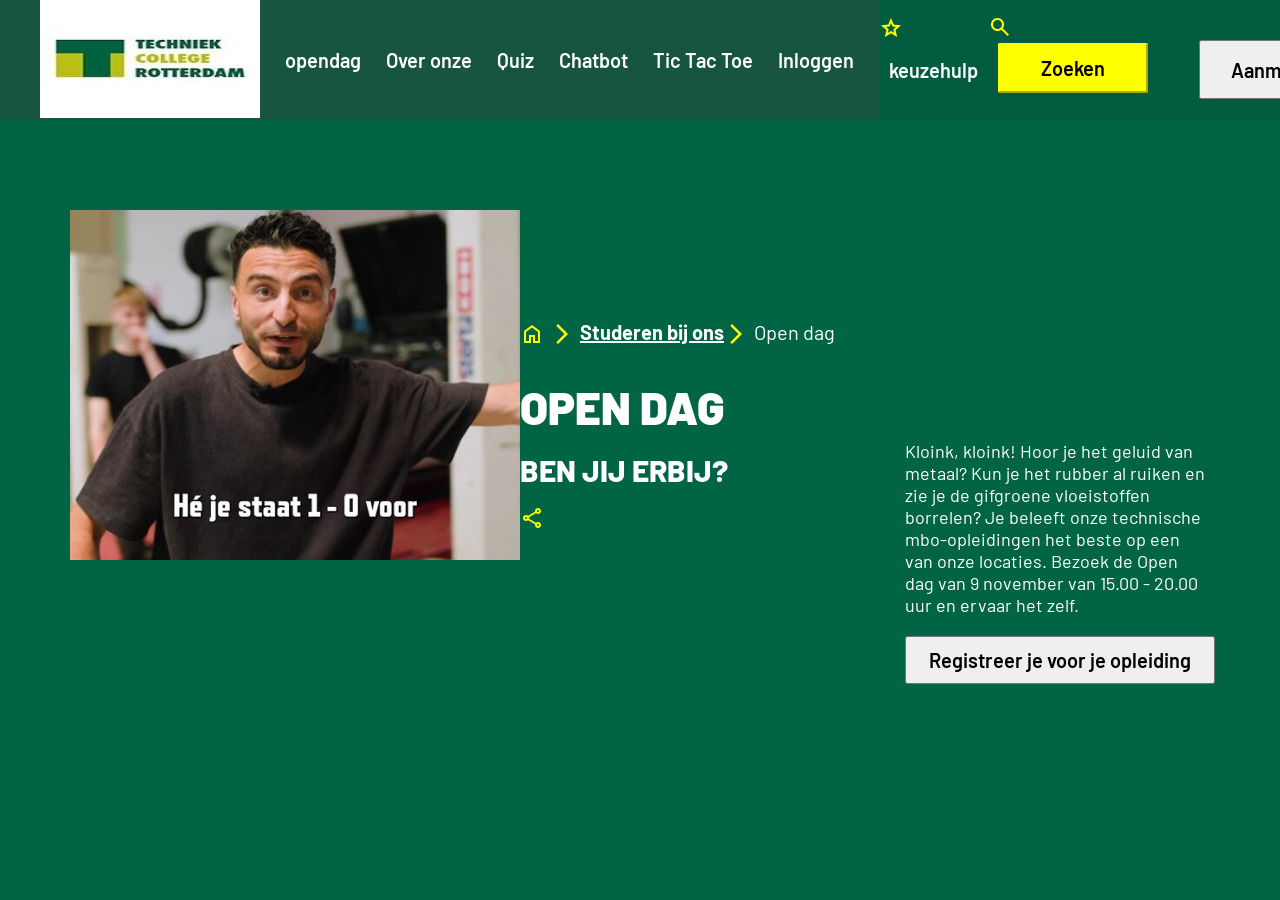
<file: index.html>
<!DOCTYPE html>
<html lang="en">
<head>
    <meta charset="UTF-8">
    <meta name="viewport" content="width=device-width, initial-scale=1.0">
    <link rel="stylesheet" type="text/css" href="style.css">
 
    <link rel="stylesheet" href="https://fonts.googleapis.com/css2?family=Material+Symbols+Outlined:opsz,wght,FILL,GRAD@24,400,0,0" />
    <link href="https://fonts.googleapis.com/css2?family=Barlow:ital,wght@0,400;0,700;1,700;1,900&family=Roboto:wght@700&display=swap" rel="stylesheet">
    

    <title>Document</title>
    
</head>
<body>

    <div class="nav">
         <ul>
            <li>
                <div class="logo"><img src="tcr.jpeg" alt="logo"></div>
            </li>

            
            <li> 
                <a href="#1">opendag</a>
            </li>

            <li> 
               <a href="#1">Over onze</a>
           </li>

            
            <li> 
               <a href="apps.html">   Quiz </a>
            </li>

            <li> 
               <a href="#2">Chatbot</a>   
            </li>

            <li>   
               <a href="tictattoe.html">Tic Tac Toe</a>   
            </li>

             

            <li>  
                <a href="#3">Inloggen</a>   
            </li>
            

         <div class="zoekk">

           <div class="keuzehulp"> 
            <span class="material-symbols-outlined">
                star
                </span>

             <li >
                <a href="#5"> keuzehulp</a>
             </li>
           </div>

            

          <div class="button2">

            <span class="material-symbols-outlined">
                search
                </span>
          
           <button id="zoekknop" onclick="openZoekvenster()">Zoeken</button>

          
           <div id="zoekvenster">
               <input type="text" id="zoekveld" placeholder="Voer uw zoekopdracht in">
               <button onclick="voerZoekopdrachtUit()">Zoeken</button>
               <button onclick="sluitZoekvenster()">Annuleren</button>
           </div>
        </div>
        
            
        <!-- <div class="zoeken">
           <span class="material-symbols-outlined">
                search
                </span>
            
            <li >
                <a href="#5">Zoeken</a>
            </li>
        </div> -->

        <div class="aanmelden">
      
            <li>              
               <button><a href="https://www.techniekcollegerotterdam.nl/aanmelden">  Aanmelden </a></button>
            </li> 
         </div>


        </div>
         </ul>
    </div>
   
    

  
<div class="container">
       <div class="img2">
          <img src="opendag.jpg" alt="opendag">
       </div> 

    <div class="home">

        <div class="eerst">
         <span class="material-symbols-outlined">
            home
        </span>

       <span class="material-symbols-outlined">
         arrow_forward_ios
      </span>
         <a href="https://www.techniekcollegerotterdam.nl/studeren-bij-ons/open-dag">Studeren bij ons</a>
         <span class="material-symbols-outlined">
            arrow_forward_ios
         </span><span class="opendag">Open dag</span>
        </div>
         
         <br><br>
         <span class="opendag2">OPEN DAG</span>
         <br><br>
         <span class="Benje">BEN JIJ ERBIJ?</span>
         <br><br>
         <span class="material-symbols-outlined">
           share
         </span>
    </div>

 <div class="klonik2">
     <div class="klonik">
       Kloink, kloink! Hoor je het geluid van metaal? Kun je het rubber al ruiken en zie je de gifgroene vloeistoffen borrelen? Je beleeft onze technische mbo-opleidingen het beste op een van onze locaties. Bezoek de Open dag van 9 november van 15.00 - 20.00 uur en ervaar het zelf.
     </div>

     <div class="button4">
     <button>  <a href="https://ikkiestechniek.nl/registreren"> Registreer je voor je opleiding</a> 
    </button>

     </div>

</div>

</div>






<script src="main.js"></script>
</body>
</html>
</file>
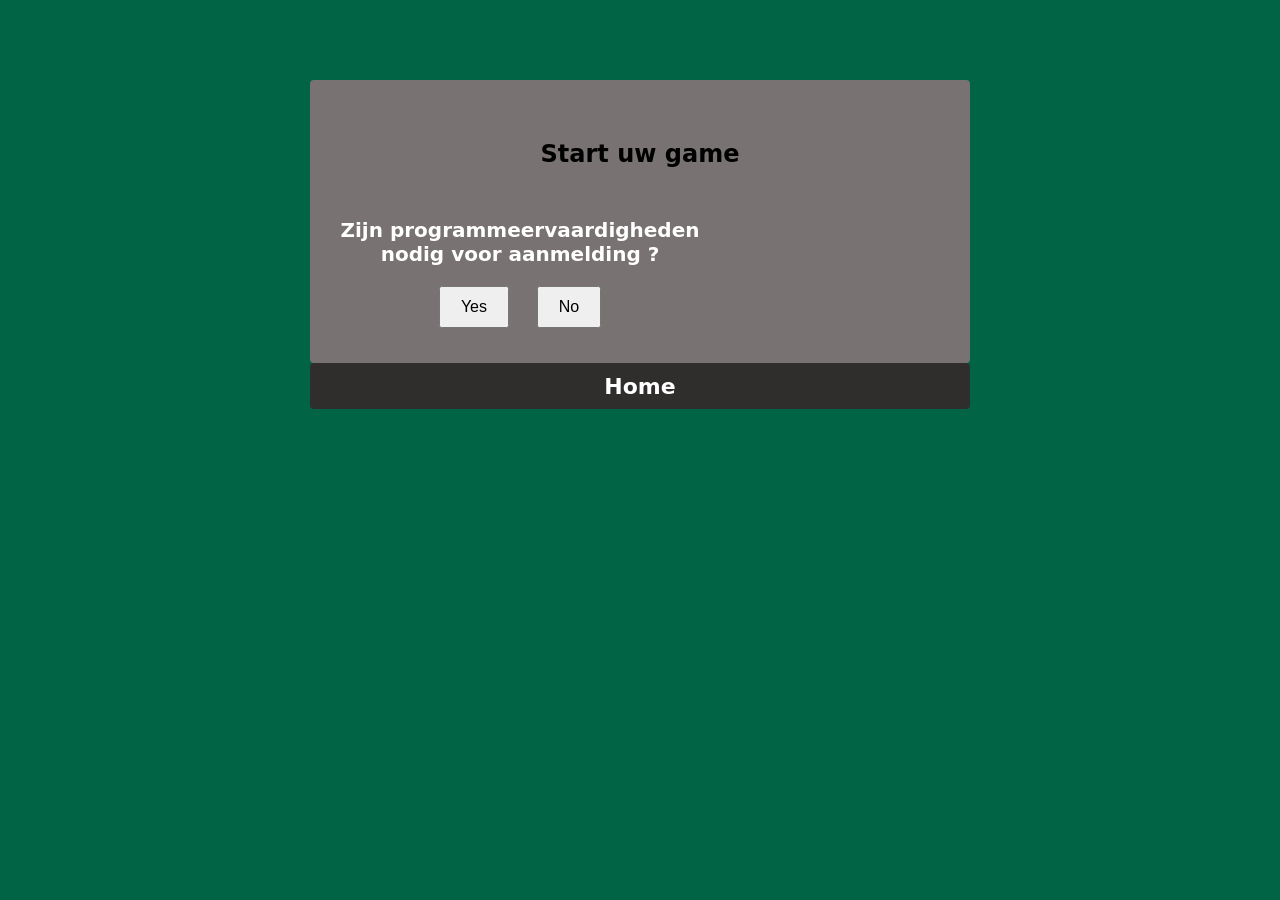
<file: apps.html>
<!DOCTYPE html>
<html lang="en">
<head>
    <meta charset="UTF-8">
    <meta name="viewport" content="width=device-width, initial-scale=1.0">
    <title>Document</title>
    <link rel="stylesheet" type="text/css" href="style.css">
</head>
<body>
   
    

    <div class="main2">
        <div class="start">Start uw game </div>
        <div id="quiz-container">
           <div id="question"></div>
           <button onclick="checkAnswer('yes')">Yes</button>
           <button onclick="checkAnswer('no')">No</button>
        </div>
     </div>

     <div class="olaa"> <a href="index.html">Home</a>  </div>

     <script src="main.js"></script>
</body>
</html>
</file>
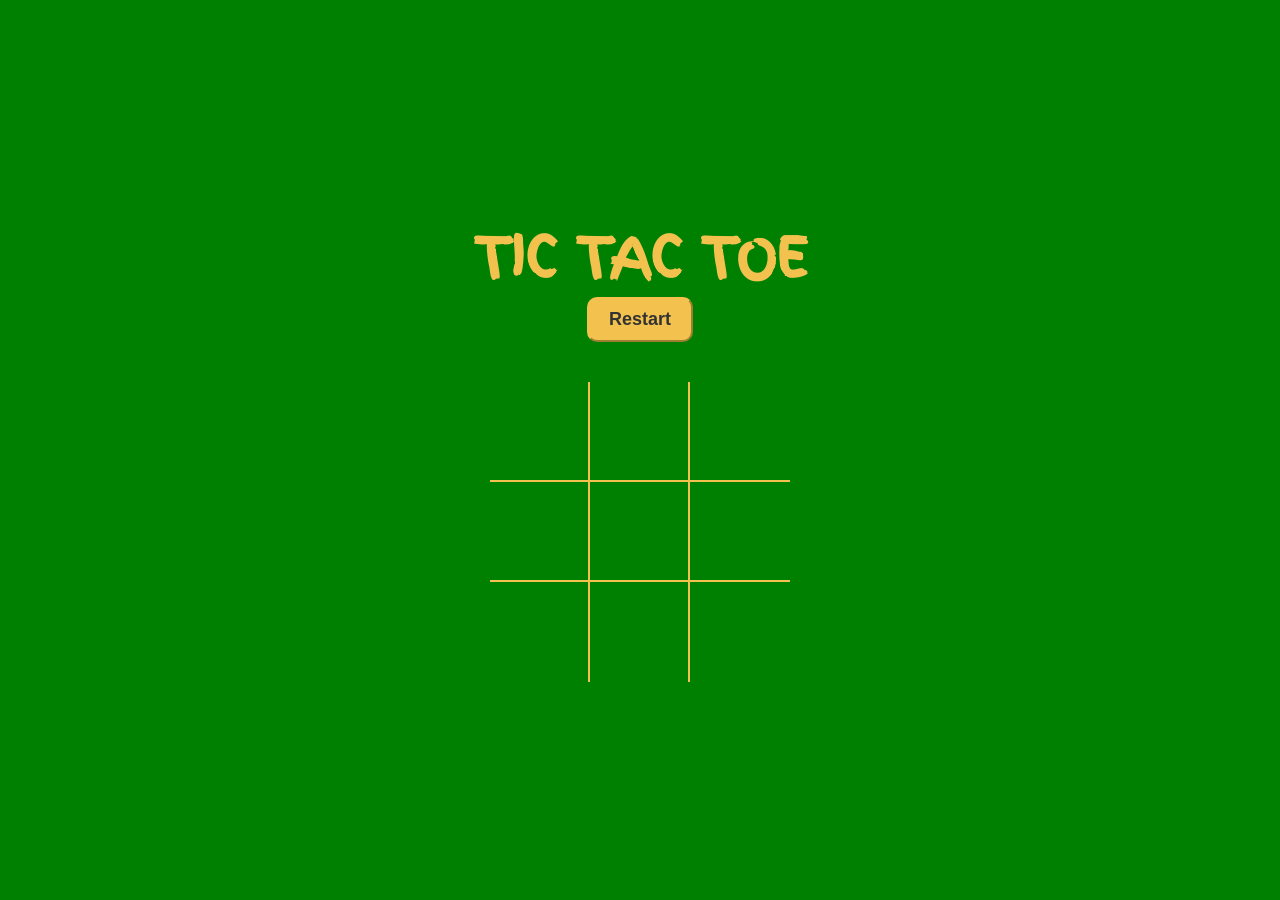
<file: tictattoe.html>
<!DOCTYPE html>
<html lang="en">
<head>
    <meta charset="UTF-8">
    <meta http-equiv="X-UA-Compatible" content="IE=edge">
    <meta name="viewport" content="width=device-width, initial-scale=1.0">
    <title>Tic Tac Toe</title>
    <link rel="stylesheet" href="TicTacToe.CSS">
    <link rel="preconnect" href="https://fonts.googleapis.com">
    <link rel="preconnect" href="https://fonts.gstatic.com" crossorigin>
    <link href="https://fonts.googleapis.com/css2?family=Finger+Paint&display=swap" rel="stylesheet"> 
</head>
<body>
    <div class="container">
        <h1 id="playerText">Tic Tac Toe</h1>
        <button id="restartBtn">Restart</button>

        <div id="gameboard">
            <div class="box" id="0"></div>
            <div class="box" id="1"></div>
            <div class="box" id="2"></div>
            <div class="box" id="3"></div>
            <div class="box" id="4"></div>
            <div class="box" id="5"></div>
            <div class="box" id="6"></div>
            <div class="box" id="7"></div>
            <div class="box" id="8"></div>
        </div>
    </div>
    
    <script src="game_logic.js"></script>
</body>
</html>
</file>
<file: style.css>
*{
    margin: 0px;
    padding: 0px;
}
.nav ul{
    display: flex;
    gap: 25px;
    align-items: center;
    font-size: 20px;
    font-family: 'Barlow', sans-serif;
    font-weight: 580;
    background-color:  #175541;
    list-style: none;
    height: 120px;
    width: 200vh;
    
}

li a{
    color: white;
    text-decoration: none;
    padding-top: 30px;
}

img{
    height: 120px;
    width: 220px;
    padding-left: 40px;

 
  

 
}

.zoekk{
   
    display: flex;
    justify-content:space-between;
    background-color: #025d40;
    width: 480px;
    font-size: 20px;
    font-family: 'Barlow', sans-serif; 
    margin-right: 35px;
    height: 120px;
     border-radius: 2px; 
    font-weight: 550;
 
    
   

}

.zoekk li a{
    padding-bottom: 4px;
    padding-top: 5px;
    margin: 10px 10px;
    display: inline-block;
    height: 15px;
}

body{
    background-color:  #006445;

    
   
}

.material-symbols-outlined{
    
    color: yellow;
    height: 20px;
    width: 30px;
   
  
}

 
.aanmelden{ 
 
     padding-top: 40px;
     height: 35px;  
     width: 90px;
     padding-right: 80px;   
} 

.aanmelden button a { 

    margin-top: 1px;
    font-size: 20px;
    font-family: 'Barlow', sans-serif;
    font-weight: 550; 
    color:black;       
} 
<<<<<<< HEAD
=======

>>>>>>> fb192a9d03f9b94be7686074b5038960d3b45011

button{

    background-color: yellow;
    width: 150px;
    height: 50px;
    font-size: 20px;
    font-family: 'Barlow', sans-serif;
    border-radius :  4px;
    border-color: yellow; 
    font-size: 20px;
    font-family: 'Barlow', sans-serif;
    font-weight: 550; 
    color:black;
}

#zoekknop{
    background-color: yellow;
    width: 150px;
    height: 50px;
    font-size: 20px;
    font-family: 'Barlow', sans-serif;
    border-radius :  2px;
    border-color: yellow; 
    font-size: 20px;
    font-family: 'Barlow', sans-serif;
    font-weight: 550; 
    color:black;
}



#zoekknop{
    background-color: yellow;
    width: 150px;
    height: 50px;
    font-size: 20px;
    font-family: 'Barlow', sans-serif;
    border-radius :  2px;
    border-color: yellow; 
    font-size: 20px;
    font-family: 'Barlow', sans-serif;
    font-weight: 550; 
    color:black;
}




#zoekvenster {
    display: none;
    position: fixed;
    top: 20%;
    left: 50%;
    transform: translate(-50%, -50%);
    padding: 20px;
    z-index: 9999; 
  
} 

.button2{
    display: flex;
    display: inline;
    padding-top: 15px;
    padding-right: 10px;
    color: white;
    height:2px;
}

.keuzehulp{
    padding-top: 15px;
}

.img2 img{
    display:block;
    
    width: 450px;
    height: 350px;
    padding-top: 90px;
    padding-left: 70px;
    
    
}

.container{
    display: flex;
   
   
}

.home{

<<<<<<< HEAD
=======

>>>>>>> fb192a9d03f9b94be7686074b5038960d3b45011
    
    padding-left: 50px;
    padding-top: 200px;
    
    

}

.eerst {
 

    align-items: center;
    font-size: 20px;
    font-family: 'Barlow', sans-serif;
    color: white;
     display: flex;
     text-wrap: nowrap;
   
  
}
.eerst a  {

    
    font-size: 20px;
    font-family: 'Barlow', sans-serif;
    color: white;
    font-weight: 700;
}

.opendag2{
    color: white;
    font-weight: 900;
    font-size: 45px;
    font-family: 'Barlow', sans-serif;
}
.Benje{
    color: white;
    font-weight: 800;
    font-size: 30px;
    font-family: 'Barlow', sans-serif;

}

.klonik{
    width: 300px;
    padding-left: 70px;
    color: white;
    font-size: 18px;
    padding-top: 320px;
    font-family: 'Barlow', sans-serif;

}

.button4{
    padding-top: 20px;
    padding-left: 60px;
    font-size: 18px;

}

.button4 button{
    width: 310px;
    font-family: 'Barlow', sans-serif;
    
    
}

.button4 button a {
    text-decoration: none;
    color: black;
    font-size: 20px;
    font-family: 'Barlow', sans-serif;
    font-weight: 550; 
    color:black;
  
    

}

.nav ul li a:hover{
   color: #dbff4a ;
    transform: all 0.4s ease 0s;
    }

    #zoekknop:hover{
        color: #dbff4a ;
    transform: all 0.4s ease 0s;
    }

<<<<<<< HEAD
=======

>>>>>>> fb192a9d03f9b94be7686074b5038960d3b45011
.main{
    color: white;
    font-size: 2rem;
    font-weight: 800px;
    display:block;
    width: 450px;
    height: 100px;
    padding-top: 1px;
    padding-left: 70px;

}

#quiz-container {
     max-width: 400px;
     padding-top: 50px;
    padding-bottom: 25px;  
   
    
} 

#question {
    font-size: 20px;
    margin-bottom: 20px;
    font-weight: 700px;
}

button {
     font-size: 16px;
    padding: 10px 20px;
    margin: 0 10px;
    cursor: pointer; 
}

.main2{
  
   
    
   
    text-align: center;
    font-family: system-ui;
    color:white;
    margin:auto;
    font-weight: 700;
    width: 50%;
    border-radius :  4px;
    border-color: yellow;
    background-color: rgb(120, 114, 114);  
    font-size: 22px;
    border: 10px solid transparent;
    margin-top: 80px;
  

    

   
<<<<<<< HEAD
}

.start{
    padding-top: 50px;
    color: black;
    font-weight: 800;
    font-size: 24px;
}

.olaa{
  
    padding-top: 1px;
    text-align: center;
    font-family: system-ui;
    margin:auto;
    font-weight: 700;
    width: 50%;
    border-radius :4px;
    border-color: yellow;
    background-color: rgb(48, 45, 45);  
    font-size: 22px;
    border: 10px solid transparent;
    
}

.olaa a{
    text-decoration: none;
    color:white;
    
}


=======
}


.start{
    padding-top: 50px;
    color: black;
    font-weight: 800;
    font-size: 24px;
}

.olaa{
  
    padding-top: 1px;
    text-align: center;
    font-family: system-ui;
    margin:auto;
    font-weight: 700;
    width: 50%;
    border-radius :4px;
    border-color: yellow;
    background-color: rgb(48, 45, 45);  
    font-size: 22px;
    border: 10px solid transparent;
    
}

.olaa a{
    text-decoration: none;
    color:white;
    
}






>>>>>>> fb192a9d03f9b94be7686074b5038960d3b45011
</file>
<file: TicTacToe.CSS>
*{
    padding: 0;
    margin: 0;
    box-sizing: border-box;
}

:root {
    --orange: #F2C14E;
    --winning-blocks: #2d414b;
}

body {
    color: var(--orange);
    font-family: 'Finger Paint', cursive;
}
h1 {
    font-size: 54px;
    text-transform: uppercase;
}

.container {
    padding: 40px;
    height: 100vh;
    display: flex;
    justify-content: center;
    align-items: center;
    flex-direction: column;
    background-color:green;
}

#gameboard {
    width: 300px;
    display: flex;
    flex-wrap: wrap;
    margin-top: 40px;
}
.box {
    height: 100px;
    width: 100px;
    display: flex;
    align-items: center;
    justify-content: center;
    color: var(--orange);
    font-size: 120px;
    border-right: 2px solid;
    border-bottom: 2px solid;
}
.box:nth-child(3n) {
    border-right: none;
}
.box:nth-child(6) ~ .box {
    border-bottom: none;
} 
button {
    padding: 10px 20px;
    border-radius: 10px;
    background-color: var(--orange);
    color: #333;
    border-color: var(--orange);
    font-size: 18px;
    transition: 200ms transform;
    font-weight: 600;
}
button:hover {
    cursor: pointer;
    transform: translateY(-2px);
}
</file>
